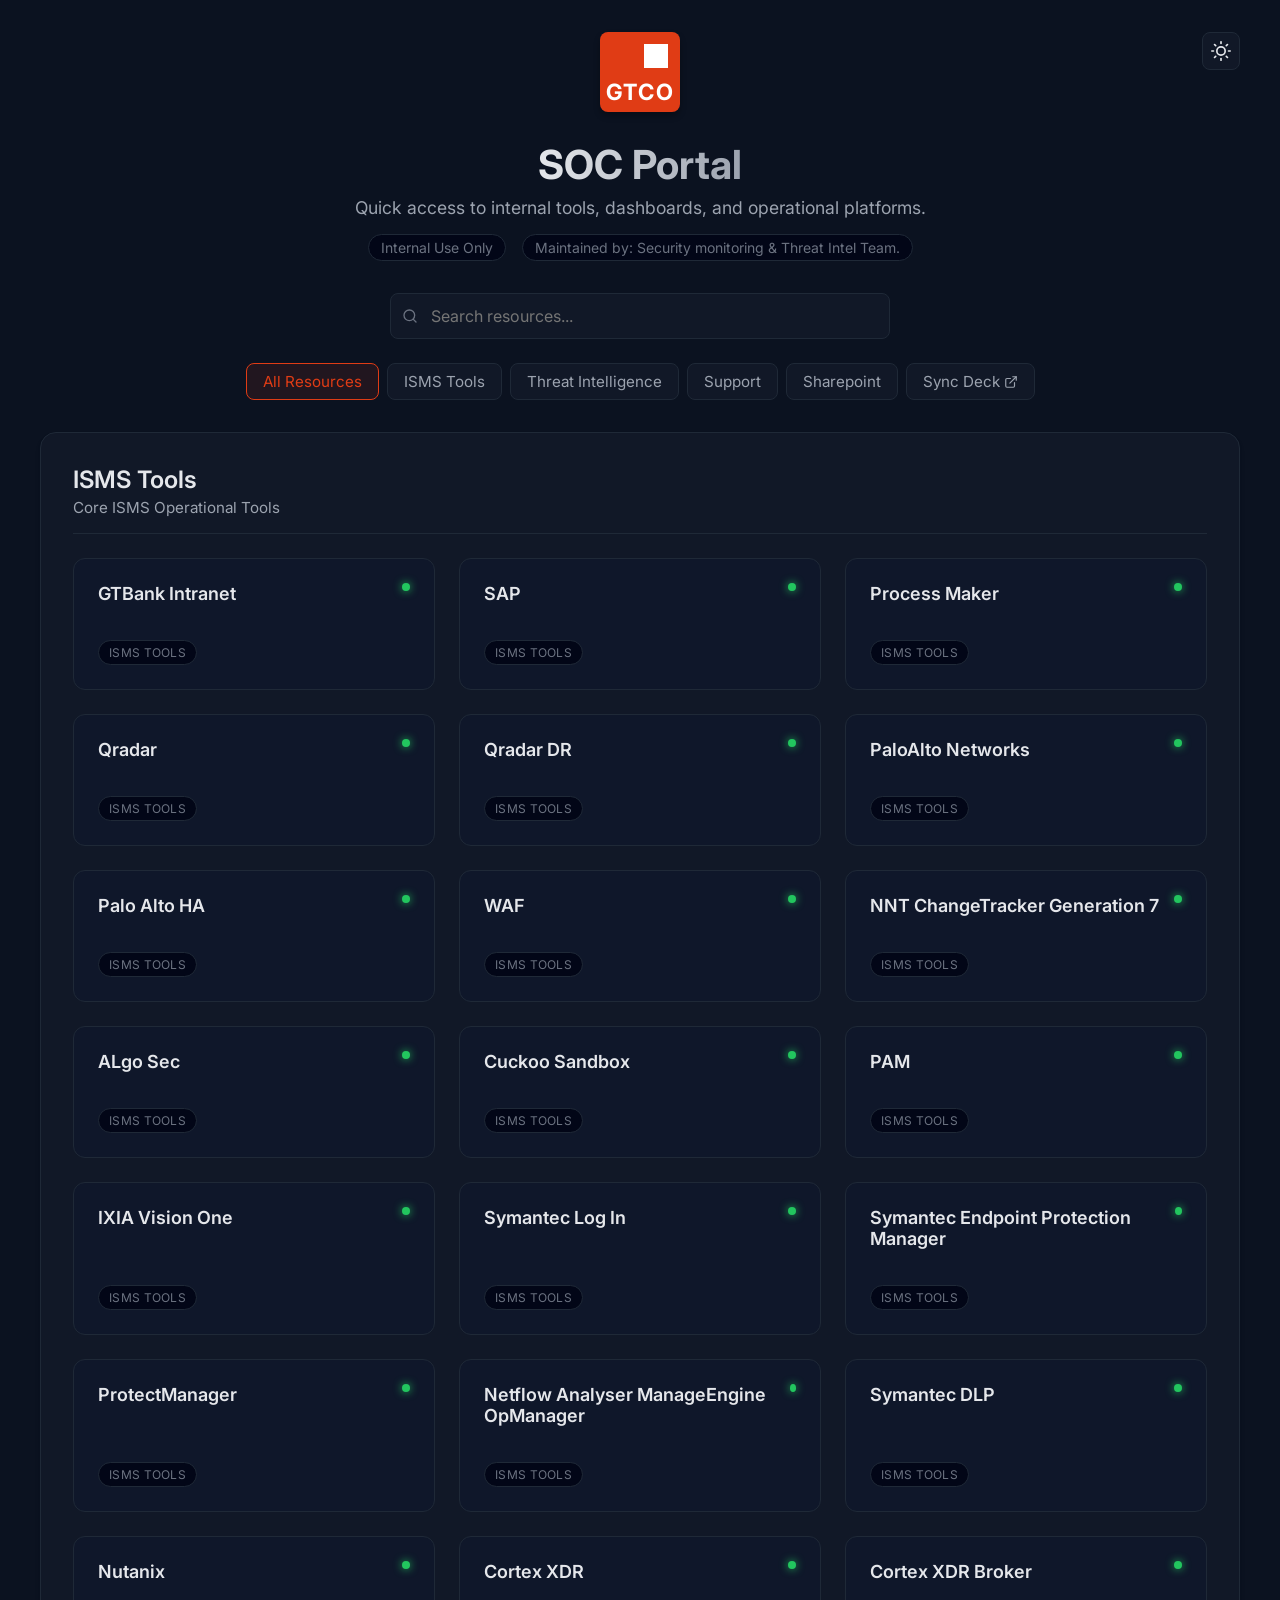
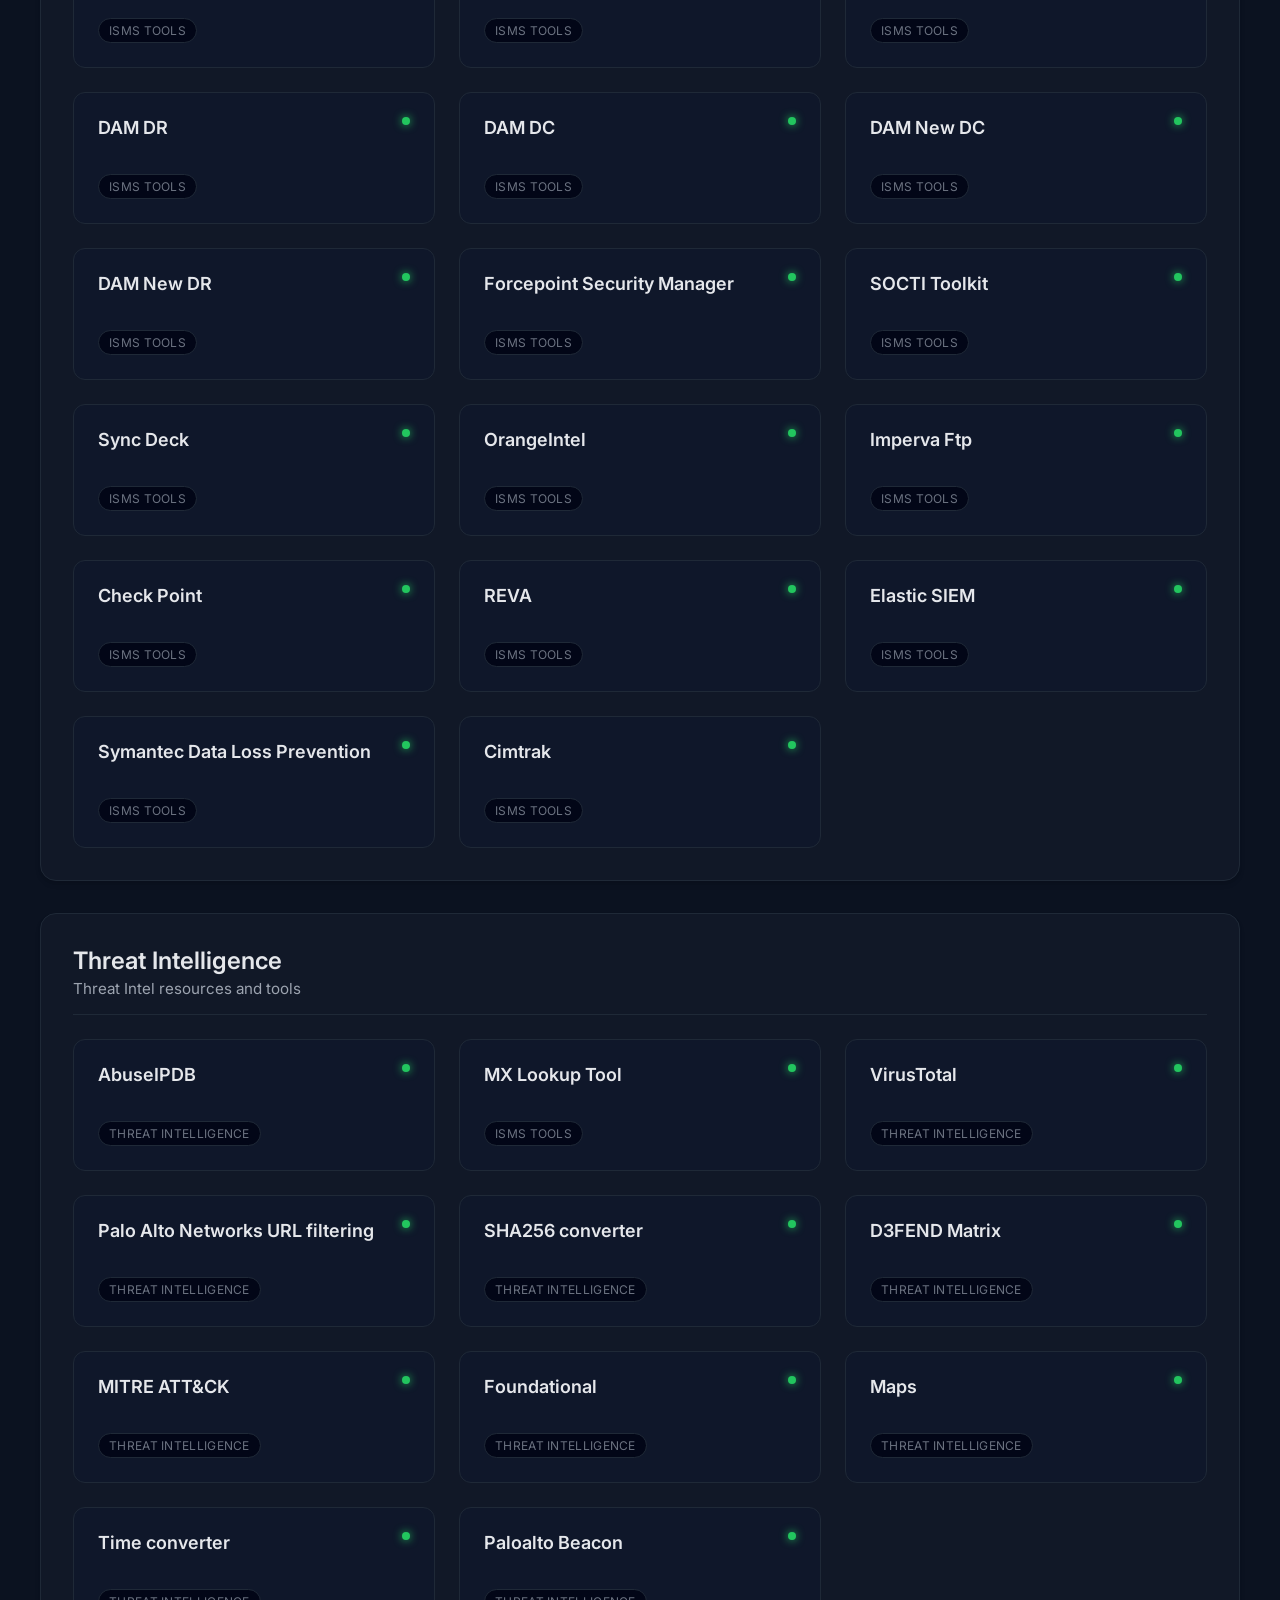
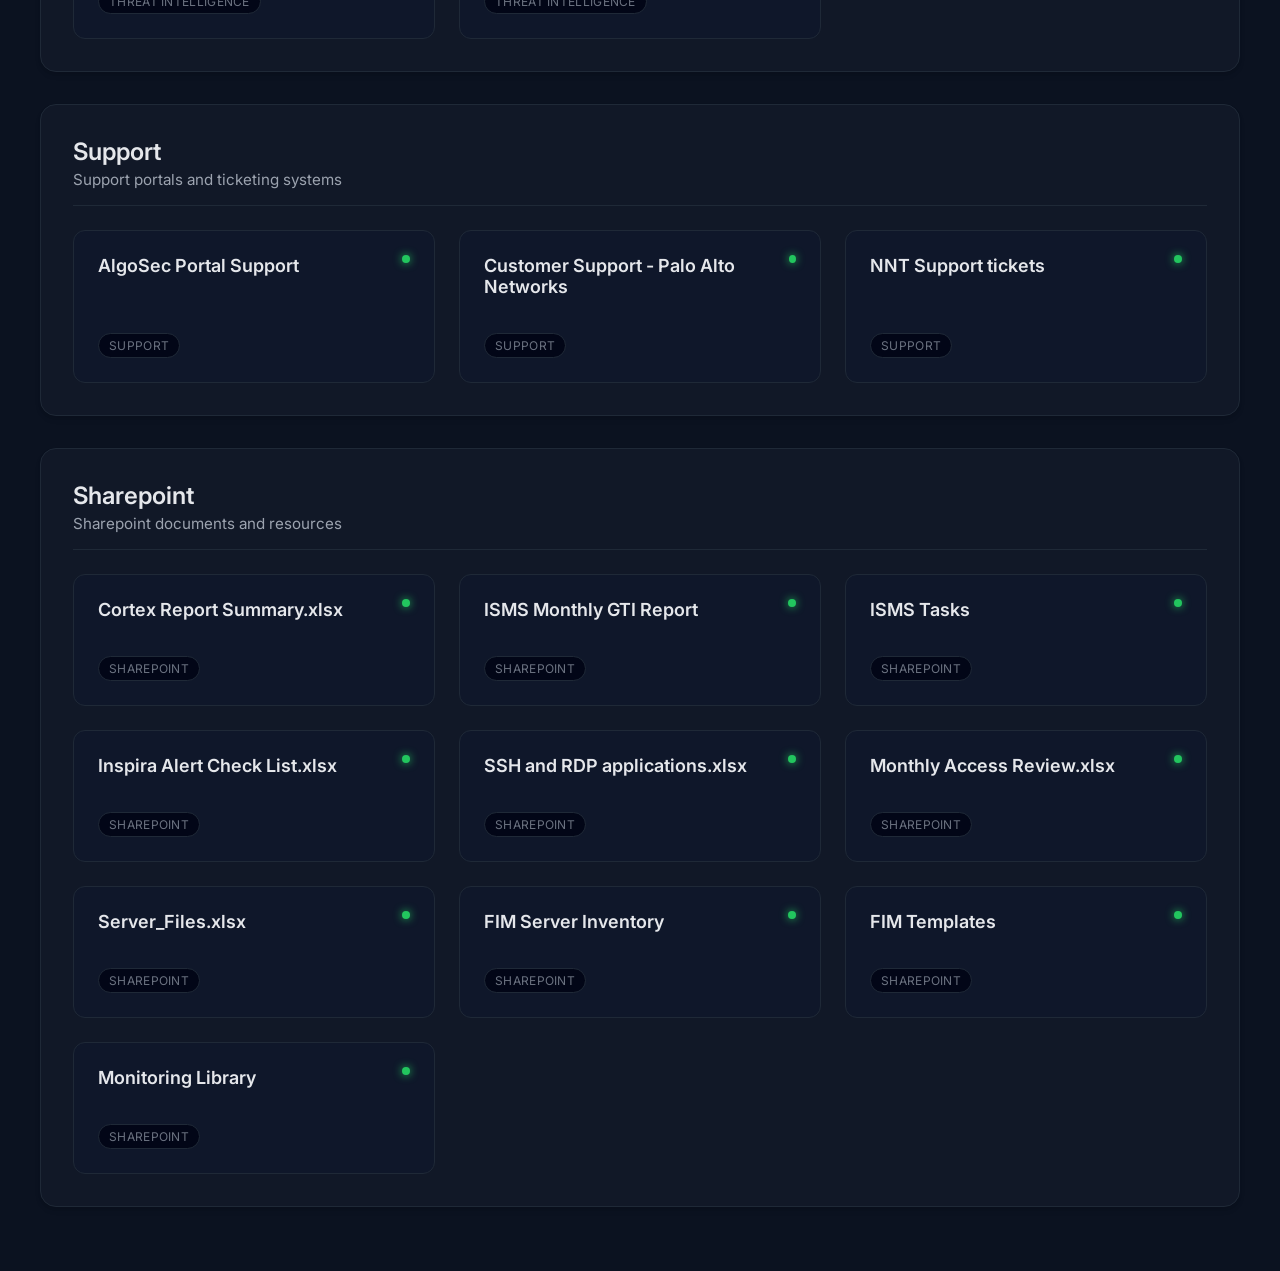
<file: index.html>
<!DOCTYPE html>
<html lang="en">

<head>
    <meta charset="UTF-8">
    <meta name="viewport" content="width=device-width, initial-scale=1.0">
    <title>SOC Portal</title>
    <link rel="preconnect" href="https://fonts.googleapis.com">
    <link rel="preconnect" href="https://fonts.gstatic.com" crossorigin>
    <link href="https://fonts.googleapis.com/css2?family=Inter:wght@400;500;600;700&display=swap" rel="stylesheet">
    <link rel="icon" type="image/png" href="favicon.png">
    <link rel="stylesheet" href="styles.css">
</head>

<body>

    <div class="container" id="app">
        <!-- Content will be injected by JS -->
    </div>

    <script src="script.js"></script>
</body>

</html>
</file>
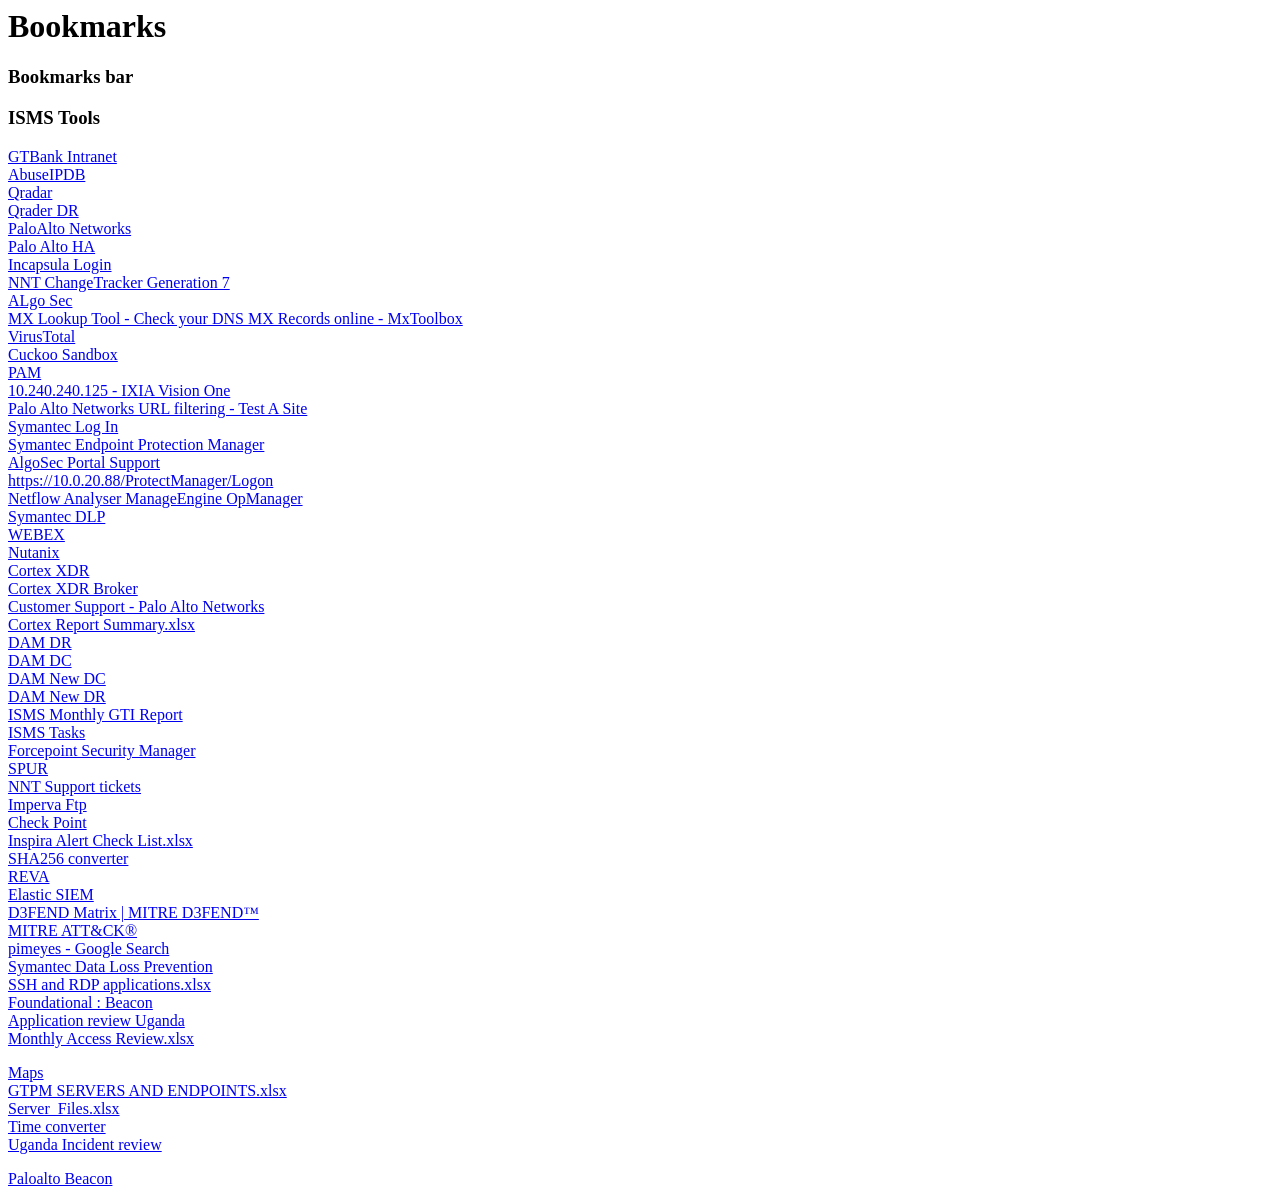
<file: bookmarks_12_6_24.html>
<!DOCTYPE NETSCAPE-Bookmark-file-1>
<!-- This is an automatically generated file.
     It will be read and overwritten.
     DO NOT EDIT! -->
<META HTTP-EQUIV="Content-Type" CONTENT="text/html; charset=UTF-8">
<TITLE>Bookmarks</TITLE>
<H1>Bookmarks</H1>
<DL><p>
    <DT><H3 ADD_DATE="1722590717" LAST_MODIFIED="1733211907" PERSONAL_TOOLBAR_FOLDER="true">Bookmarks bar</H3>
    <DL><p>
        <DT><H3 ADD_DATE="1722590835" LAST_MODIFIED="1733211936">ISMS Tools</H3>
        <DL><p>
            <DT><A HREF="https://gtintranet.gtbank.com/" ADD_DATE="1693379113" ICON="[data-uri]">GTBank Intranet</A>
            <DT><A HREF="https://www.abuseipdb.com/" ADD_DATE="1685006576" ICON="[data-uri]">AbuseIPDB</A>
            <DT><A HREF="https://10.240.240.92/console/core/jsp/Main.jsp" ADD_DATE="1684744972" ICON="[data-uri]">Qradar</A>
            <DT><A HREF="https://10.3.0.17/console/logon.jsp?loadback=ba2a5c9b-b6be-4a01-ae87-fbb2d03879e9" ADD_DATE="1695896791" ICON="[data-uri]">Qrader DR</A>
            <DT><A HREF="https://10.240.240.84/#dashboard::vsys1" ADD_DATE="1684744980" ICON="[data-uri]">PaloAlto Networks</A>
            <DT><A HREF="https://10.240.240.83/php/login.php#dashboard::vsys1" ADD_DATE="1684745350" ICON="[data-uri]">Palo Alto HA</A>
            <DT><A HREF="https://my.incapsula.com/admin/login" ADD_DATE="1684745310" ICON="[data-uri]">Incapsula Login</A>
            <DT><A HREF="https://10.240.240.63:4443/" ADD_DATE="1684745314" ICON="[data-uri]">NNT ChangeTracker Generation 7</A>
            <DT><A HREF="https://10.240.240.70/algosec/suite/login.html" ADD_DATE="1684745320" ICON="[data-uri]">ALgo Sec</A>
            <DT><A HREF="https://mxtoolbox.com/" ADD_DATE="1684745331" ICON="[data-uri]">MX Lookup Tool - Check your DNS MX Records online - MxToolbox</A>
            <DT><A HREF="https://www.virustotal.com/#/home/upload" ADD_DATE="1684745334" ICON="[data-uri]">VirusTotal</A>
            <DT><A HREF="https://cuckoo.ee/" ADD_DATE="1731060150" ICON="[data-uri]">Cuckoo Sandbox</A>
            <DT><A HREF="https://10.81.0.78/Login" ADD_DATE="1684745385" ICON="[data-uri]">PAM</A>
            <DT><A HREF="https://10.240.240.125:8000/console/NtoUI/index.html" ADD_DATE="1684745388" ICON="[data-uri]">10.240.240.125 - IXIA Vision One</A>
            <DT><A HREF="https://urlfiltering.paloaltonetworks.com/" ADD_DATE="1684745396" ICON="[data-uri]">Palo Alto Networks URL filtering - Test A Site</A>
            <DT><A HREF="https://identity.symanteccloud.com/Logon" ADD_DATE="1684745404">Symantec Log In</A>
            <DT><A HREF="https://10.0.20.140:8443/console/apps/sepm" ADD_DATE="1684745407">Symantec Endpoint Protection Manager</A>
            <DT><A HREF="https://portal.algosec.com/login/index.php" ADD_DATE="1684745410">AlgoSec Portal Support</A>
            <DT><A HREF="https://10.0.20.88/ProtectManager/Logon" ADD_DATE="1684745414" ICON="[data-uri]">https://10.0.20.88/ProtectManager/Logon</A>
            <DT><A HREF="https://10.240.240.57/" ADD_DATE="1684745416">Netflow Analyser ManageEngine OpManager</A>
            <DT><A HREF="https://10.0.20.88/ProtectManager/Logon" ADD_DATE="1684745428" ICON="[data-uri]">Symantec DLP</A>
            <DT><A HREF="https://gtbank-tech1.webex.com/webappng/sites/gtbank-tech1/dashboard?siteurl=gtbank-tech1" ADD_DATE="1684745433" ICON="[data-uri]">WEBEX</A>
            <DT><A HREF="https://10.241.245.100:9440/console/#page/dashboard" ADD_DATE="1695396165" ICON="[data-uri]">Nutanix</A>
            <DT><A HREF="https://orangeshipbox.xdr.de.paloaltonetworks.com/dashboard?id=1" ADD_DATE="1691585108" ICON="[data-uri]">Cortex XDR</A>
            <DT><A HREF="https://10.1.100.68:4443/#/login" ADD_DATE="1728983683" ICON="[data-uri]">Cortex XDR Broker</A>
            <DT><A HREF="https://support.paloaltonetworks.com/SupportAccount/EditProfile/1727454" ADD_DATE="1698759417" ICON="[data-uri]">Customer Support - Palo Alto Networks</A>
            <DT><A HREF="https://gtbank-my.sharepoint.com/:x:/p/fatima_jinadu/EW56h4ItDyRKjPKjGwunRRsBS_3gQAcbQZMd5bPmXVI4GQ?e=JDX72c" ADD_DATE="1728305900" ICON="[data-uri]">Cortex Report Summary.xlsx</A>
            <DT><A HREF="https://10.254.253.78:8083/SecureSphere/app/#sites" ADD_DATE="1693497251" ICON="[data-uri]">DAM DR</A>
            <DT><A HREF="https://10.240.240.180:8083/SecureSphere/secsphLogin.jsp#agents" ADD_DATE="1693497282" ICON="[data-uri]">DAM DC</A>
            <DT><A HREF="https://10.0.73.110:8083/SecureSphere/secsphLogin.jsp#user_details" ADD_DATE="1696870030" ICON="[data-uri]">DAM New DC</A>
            <DT><A HREF="https://10.0.73.120:8083/SecureSphere/secsphLogin.jsp" ADD_DATE="1709896589" ICON="[data-uri]">DAM New DR</A>
            <DT><A HREF="https://gtbank-my.sharepoint.com/:x:/p/fatima_jinadu/ESSYJbVVOUFPi0qLZAoYoA4BHCYuOTUSm9drg67zpPY9pg?rtime=HsaJkXbb20g" ADD_DATE="1698913116" ICON="[data-uri]">ISMS Monthly GTI Report</A>
            <DT><A HREF="https://gtbank-my.sharepoint.com/:x:/p/jacobsen_brai/EVqR8j730mBNrYiIAFZRiyEBs4fMmfwVHhMwgPFVLH4Hjw?rtime=Qawr7ODD20g&nav=MTVfezM3QjE2OTRDLTU4MjgtNEUzRC1CQ0I5LTM3NEMxMEYyQThEMX0" ADD_DATE="1696317506" ICON="[data-uri]">ISMS Tasks</A>
            <DT><A HREF="https://10.0.20.40:9443/manager/login/pages/loginPage.jsf" ADD_DATE="1733211907" ICON="[data-uri]">Forcepoint Security Manager</A>
            <DT><A HREF="https://adselfservice.gtbank.com:9999/accounts/authVerify?operation=unlock" ADD_DATE="1696583441" ICON="[data-uri]">SPUR</A>
            <DT><A HREF="https://www.netwrix.com/tickets.html#/tickets/open" ADD_DATE="1696587643" ICON="[data-uri]">NNT Support tickets</A>
            <DT><A HREF="https://ftp-eu.imperva.com/#/Downloads/SecureSphere_Agents/Misc" ADD_DATE="1699355946" ICON="[data-uri]">Imperva Ftp</A>
            <DT><A HREF="https://portal.checkpoint.com/dashboard" ADD_DATE="1699365525" ICON="[data-uri]">Check Point </A>
            <DT><A HREF="https://gtbank-my.sharepoint.com/:x:/p/kayode_adewumi/ESX0tJq7PPdPuy8fhHKgEXMBXG40g6yXFz0-hslfNWDplQ?e=4%3Aed3unR&at=9&CID=f445a09f-0480-d3e3-6469-59be2396f657" ADD_DATE="1699869552" ICON="[data-uri]">Inspira Alert Check List.xlsx</A>
            <DT><A HREF="https://md5calc.com/hash/sha256/acd9fc44001da67f1a3592850ec09cb7" ADD_DATE="1704441285" ICON="[data-uri]">SHA256 converter</A>
            <DT><A HREF="https://reva.shelt.com:55449/cybervigilance/web/admin/dashboard" ADD_DATE="1710423637">REVA</A>
            <DT><A HREF="https://10.240.240.201/login?next=%2F" ADD_DATE="1712051463" ICON="[data-uri]">Elastic SIEM</A>
            <DT><A HREF="https://d3fend.mitre.org/" ADD_DATE="1714052124" ICON="[data-uri]">D3FEND Matrix | MITRE D3FEND™</A>
            <DT><A HREF="https://attack.mitre.org/tactics/enterprise/" ADD_DATE="1714052139" ICON="[data-uri]">MITRE ATT&amp;CK®</A>
            <DT><A HREF="https://www.google.com/search?q=pimeyes&rlz=1C1GCEU_enNG1058NG1058&oq=pime&aqs=chrome.0.0i433i512j69i57j46i433i512j0i512l2j0i131i433i512j0i512l4.3911j0j7&sourceid=chrome&ie=UTF-8" ADD_DATE="1714052358" ICON="[data-uri]">pimeyes - Google Search</A>
            <DT><A HREF="https://10.0.20.72/ProtectManager/enforce/admin/policy/list" ADD_DATE="1726839891" ICON="[data-uri]">Symantec Data Loss Prevention</A>
            <DT><A HREF="https://gtbank-my.sharepoint.com/:x:/p/godwin_enendu/Eckvzb5X-8VFnzUsdPjOuMEBbb6kxfxtGBtJ9oE0O1cf5A?e=QkCtVV" ADD_DATE="1727874180" ICON="[data-uri]">SSH and RDP applications.xlsx</A>
            <DT><A HREF="https://beacon.paloaltonetworks.com/student/catalog/list?category_ids=38394" ADD_DATE="1729069741" ICON="[data-uri]">Foundational : Beacon</A>
            <DT><A HREF="https://gtbank-my.sharepoint.com/:x:/r/personal/godwin_enendu_gtbank_com/_layouts/15/doc2.aspx?sourcedoc=%7B576B191E-B3E2-4B10-A12C-13C2231B191B%7D&file=Book%204.xlsx&action=editnew&mobileredirect=true&wdNewAndOpenCt=1729674685986&ct=1729674687507&wdOrigin=OFFICECOM-WEB.START.NEW&wdPreviousSessionSrc=HarmonyWeb&wdPreviousSession=12061205-5d26-4ef5-a700-fc251b1ab937&cid=8ad7b87c-7f86-4bd6-8da7-c4d3be9c3f97" ADD_DATE="1729678419">Application review Uganda</A>
            <DT><A HREF="https://gtbank-my.sharepoint.com/:x:/p/emmanuella_amanie/EdyP_n80mNFApuLxzeCdo9UBG7Bbgj8KiwbvIwrjOop5UQ?rtime=8tbkLNn_3Eg" ADD_DATE="1731058756" ICON="[data-uri]">Monthly Access Review.xlsx</A>
        </DL><p>
        <DT><A HREF="https://maps.google.com/" ADD_DATE="1684145254" ICON="[data-uri]">Maps</A>
        <DT><A HREF="https://outlook.live.com/" ADD_DATE="1684484525" ICON="[data-uri]"></A>
        <DT><A HREF="https://investmentonepension-my.sharepoint.com/:x:/g/personal/taiwo_owolabi_gtpensionmanagers_com/ETGbOm0Er-BMqJ7QFEg5mysBKzF1ce1wKQ7QZa61Wcvcvg?rtime=cm_JQQvU3Eg" ADD_DATE="1726305543" ICON="[data-uri]">GTPM SERVERS AND ENDPOINTS.xlsx</A>
        <DT><A HREF="https://gtbank-my.sharepoint.com/:x:/p/ifeoluwa_aina/EV5sNL5nwqlGsM2oqZjFw9QBox9leosAwNQBZK4dTCvNyg?rtime=3XJqDVWQ3Eg&CID=4f24a598-c586-e67b-ed22-22c27ae88508" ADD_DATE="1731312312" ICON="[data-uri]">Server_Files.xlsx</A>
        <DT><A HREF="https://www.freeconvert.com/time/eat-to-wat" ADD_DATE="1731484485" ICON="[data-uri]">Time converter</A>
        <DT><A HREF="https://gtbank-my.sharepoint.com/:x:/r/personal/godwin_enendu_gtbank_com/_layouts/15/doc2.aspx?sourcedoc=%7BE58059D2-57F6-437E-B447-31527453C3EB%7D&file=Book%205.xlsx&action=editnew&mobileredirect=true&wdNewAndOpenCt=1731516333816&ct=1731516334732&wdOrigin=OFFICECOM-WEB.START.NEW&wdPreviousSessionSrc=HarmonyWeb&wdPreviousSession=08bf8a08-94af-438f-bae5-49c1a8963ace&cid=b5cdac91-3049-449e-955b-c59e80a45e58" ADD_DATE="1731517336">Uganda Incident review</A>
    </DL><p>
    <DT><A HREF="https://beacon.paloaltonetworks.com/student/catalog" ADD_DATE="1722849707" ICON="[data-uri]">Paloalto Beacon</A>
</DL><p>
</file>
<file: styles.css>
/* Theme Tokens based on JSON */
:root {
    --canvas-bg: #0B1220;
    --section-bg: #111827;
    --card-bg: #0F172A;
    --card-hover: #162036;
    --nested-bg: #020617;

    --border-subtle: #1F2937;
    --border-divider: #334155;

    --text-primary: #E5E7EB;
    --text-secondary: #9CA3AF;
    --text-muted: #6B7280;

    --status-active: #22C55E;
    --status-inactive: #64748B;

    --brand-orange: #E03C15;
    --focus-ring: var(--brand-orange);

    /* Severity Colors */
    --sev-critical-bg: #2A0F14;
    --sev-critical-border: #7F1D1D;
    --sev-critical-text: #FCA5A5;

    --sev-high-bg: #2A1410;
    --sev-high-border: #9A3412;
    --sev-high-text: #FDBA74;

    --sev-medium-bg: #2A1F0F;
    --sev-medium-border: #B45309;
    --sev-medium-text: #FCD34D;

    --sev-low-bg: #0F1E2A;
    --sev-low-border: #1D4ED8;
    --sev-low-text: #93C5FD;
}

/* Light Mode Overrides */
body.light-mode {
    --canvas-bg: #F3F4F6;
    --section-bg: #FFFFFF;
    --card-bg: #FFFFFF;
    --card-hover: #F9FAFB;
    --nested-bg: #F3F4F6;
    
    --border-subtle: #E5E7EB;
    --border-divider: #D1D5DB;
    
    --text-primary: #111827;
    --text-secondary: #4B5563;
    --text-muted: #6B7280;
    
    --status-inactive: #9CA3AF;
}

* {
    box-sizing: border-box;
    margin: 0;
    padding: 0;
}

body {
    font-family: 'Inter', sans-serif;
    background-color: var(--canvas-bg);
    color: var(--text-primary);
    min-height: 100vh;
    display: flex;
    flex-direction: column;
    align-items: center;
    padding: 2rem;
}

.container {
    width: 100%;
    max-width: 1200px;
}

/* Header */
header {
    text-align: center;
    margin-bottom: 2rem;
    animation: fadeIn 0.8s ease-out;
    display: flex;
    flex-direction: column;
    align-items: center;
    position: relative;
    width: 100%;
}

.theme-toggle {
    position: absolute;
    top: 0;
    right: 0;
    background: var(--section-bg);
    border: 1px solid var(--border-subtle);
    color: var(--text-primary);
    padding: 0.5rem;
    border-radius: 0.5rem;
    cursor: pointer;
    transition: all 0.2s;
    display: flex;
    align-items: center;
    justify-content: center;
}

.theme-toggle:hover {
    border-color: var(--focus-ring);
    color: var(--brand-orange);
}

.logo-container {
    margin-bottom: 1.5rem;
}

.logo-svg {
    width: 80px;
    height: 80px;
    border-radius: 8px; /* Optional slight rounding */
    box-shadow: 0 4px 6px rgba(0,0,0,0.3);
}

h1 {
    font-size: 2.5rem;
    font-weight: 700;
    margin-bottom: 0.5rem;
    background: linear-gradient(90deg, var(--text-primary), var(--text-secondary));
    -webkit-background-clip: text;
    background-clip: text;
    -webkit-text-fill-color: transparent;
}

.description {
    color: var(--text-secondary);
    font-size: 1.1rem;
    margin-bottom: 1rem;
}

.meta-tags {
    display: flex;
    justify-content: center;
    gap: 1rem;
    font-size: 0.875rem;
    color: var(--text-muted);
}

.meta-tag {
    background-color: var(--nested-bg);
    padding: 0.25rem 0.75rem;
    border-radius: 9999px;
    border: 1px solid var(--border-subtle);
}

/* Search and Tabs */
.controls-container {
    display: flex;
    flex-direction: column;
    align-items: center;
    gap: 1.5rem;
    margin-bottom: 2rem;
    width: 100%;
    max-width: 800px;
    margin-left: auto;
    margin-right: auto;
}

.search-container {
    width: 100%;
    max-width: 500px;
    position: relative;
}

.search-input {
    width: 100%;
    background-color: var(--section-bg);
    border: 1px solid var(--border-subtle);
    border-radius: 0.5rem;
    padding: 0.75rem 1rem 0.75rem 2.5rem;
    color: var(--text-primary);
    font-family: inherit;
    font-size: 1rem;
    transition: border-color 0.2s;
}

.search-input:focus {
    outline: none;
    border-color: var(--focus-ring);
}

.search-icon {
    position: absolute;
    left: 0.75rem;
    top: 50%;
    transform: translateY(-50%);
    color: var(--text-muted);
}

.tabs-container {
    display: flex;
    flex-wrap: wrap;
    justify-content: center;
    gap: 0.5rem;
}

.tab-btn {
    background-color: var(--section-bg);
    border: 1px solid var(--border-subtle);
    color: var(--text-secondary);
    padding: 0.5rem 1rem;
    border-radius: 0.5rem;
    cursor: pointer;
    font-family: inherit;
    font-size: 0.95rem;
    transition: all 0.2s;
}

.tab-btn:hover {
    border-color: var(--text-muted);
    color: var(--text-primary);
}

.tab-btn.active {
    background-color: rgba(224, 60, 21, 0.1);
    color: var(--brand-orange);
    border-color: var(--brand-orange);
}


/* Grid Layout */
.grid-section {
    background-color: var(--section-bg);
    border-radius: 1rem;
    padding: 2rem;
    margin-bottom: 2rem;
    border: 1px solid var(--border-subtle);
    box-shadow: 0 4px 6px -1px rgba(0,0,0,0.1), 0 2px 4px -1px rgba(0,0,0,0.06);
    transition: transform 0.2s ease, box-shadow 0.2s ease;
}

/* Hide section if filtered out */
.grid-section.hidden {
    display: none;
}

.grid-section:hover {
    border-color: var(--border-divider);
}

.section-header {
    margin-bottom: 1.5rem;
    border-bottom: 1px solid var(--border-subtle);
    padding-bottom: 1rem;
}

.section-title {
    font-size: 1.5rem;
    font-weight: 600;
    color: var(--text-primary);
    display: flex;
    align-items: center;
    gap: 0.5rem;
}

.section-description {
    color: var(--text-secondary);
    font-size: 0.95rem;
    margin-top: 0.25rem;
}

.cards-grid {
    display: grid;
    grid-template-columns: repeat(auto-fill, minmax(280px, 1fr)); /* slightly larger than 220 for better readability */
    gap: 1.5rem;
}

/* Card Styling */
.card {
    background-color: var(--card-bg);
    border: 1px solid var(--border-subtle);
    border-radius: 0.75rem;
    padding: 1.5rem;
    transition: all 0.3s cubic-bezier(0.4, 0, 0.2, 1);
    position: relative;
    overflow: hidden;
    display: flex;
    flex-direction: column;
    cursor: pointer;
    text-decoration: none;
}

/* Hide card if filtered out by search */
.card.hidden {
    display: none;
}

.card:hover {
    background-color: var(--card-hover);
    transform: translateY(-4px);
    box-shadow: 0 10px 15px -3px rgba(0,0,0,0.3), 0 4px 6px -2px rgba(0,0,0,0.2);
    border-color: var(--focus-ring); /* Subtle highlight on hover */
}

.card:hover::before {
    content: '';
    position: absolute;
    top: 0;
    left: 0;
    right: 0;
    height: 2px;
    background: var(--focus-ring);
    box-shadow: 0 0 10px var(--focus-ring);
}

.card-header {
    display: flex;
    justify-content: space-between;
    align-items: flex-start;
    margin-bottom: 0.75rem;
}

.card-title {
    font-size: 1.125rem;
    font-weight: 600;
    color: var(--text-primary);
}

.status-indicator {
    width: 8px;
    height: 8px;
    border-radius: 50%;
    background-color: var(--status-inactive);
    box-shadow: 0 0 5px rgba(0,0,0,0.5);
}

.status-active {
    background-color: var(--status-active);
    box-shadow: 0 0 8px var(--status-active);
}

.card-description {
    color: var(--text-secondary);
    font-size: 0.875rem;
    line-height: 1.5;
    margin-bottom: 1.5rem;
    flex-grow: 1;
}

.card-footer {
    margin-top: auto;
    display: flex;
    flex-direction: column;
    gap: 0.75rem;
}

.tags {
    display: flex;
    flex-wrap: wrap;
    gap: 0.5rem;
}

.tag {
    font-size: 0.75rem;
    padding: 0.25rem 0.625rem;
    border-radius: 9999px;
    background-color: var(--nested-bg);
    color: var(--text-muted);
    border: 1px solid var(--border-subtle);
    text-transform: uppercase;
    letter-spacing: 0.025em;
}

.tag-audience {
    background-color: rgba(224, 60, 21, 0.1); /* Subtle orange tint */
    color: var(--brand-orange);
    border-color: rgba(224, 60, 21, 0.2);
}

/* Animations */
@keyframes fadeIn {
    from { opacity: 0; transform: translateY(10px); }
    to { opacity: 1; transform: translateY(0); }
}

/* Scrollbar */
::-webkit-scrollbar {
    width: 8px;
}
::-webkit-scrollbar-track {
    background: var(--canvas-bg);
}
::-webkit-scrollbar-thumb {
    background: var(--border-divider);
    border-radius: 4px;
}
::-webkit-scrollbar-thumb:hover {
    background: var(--text-muted);
}
</file>
